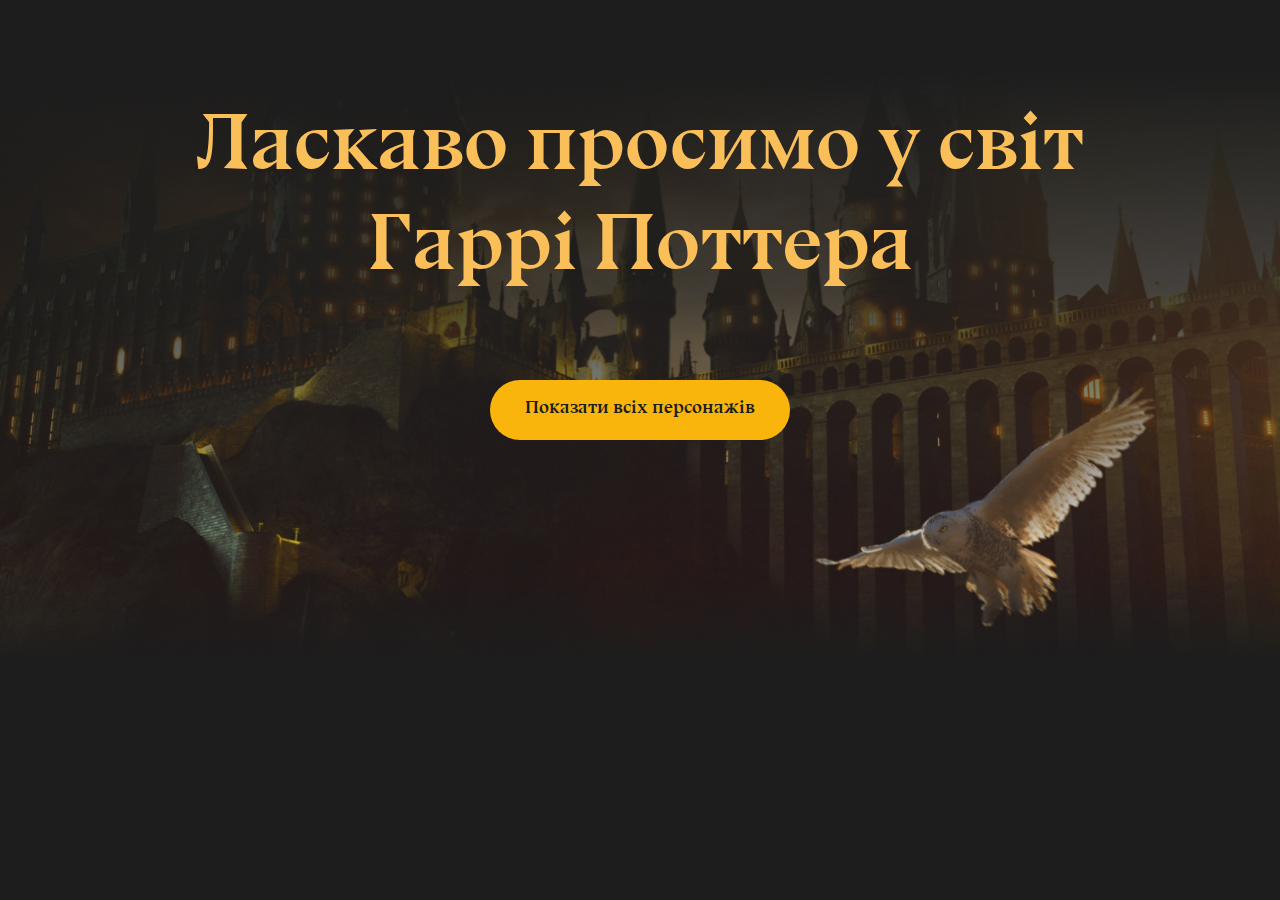
<file: index.html>
<!DOCTYPE html>
<html lang="en">

<head>
    <meta charset="UTF-8">
    <meta name="viewport" content="width=device-width, initial-scale=1.0">
    <link rel="stylesheet" href="css/style.css">
    <link rel="stylesheet" href="css/modal.css">
    <title>Document</title>

</head>


<body>



    <header class="mainHeader">
        <div class="mainPage">
            <div class="mainTitleContainer">
                <h1 class="mainTitle">Ласкаво просимо
                    у світ Гаррі Поттера</h1>
            </div>
            <div>
                <a href="#mainMenu" class="mainButton" id="mainBut">
                    Показати всіх персонажів
                </a>
            </div>
        </div>
    </header>


    <main id="mainMenu">
        <div class="mainCardContainer" id="mainList">
            <ul class="mainCardList">
                <li class="mainCard">
                    <img class="mainCardImg" src="/image/students.jpg" alt="">
                    <a class="mainCardButton" id="studentsHog" href="/index2.html">
                        Студенти Гоґвортсу
                    </a>
                </li>
                <li class="mainCard">
                    <img class="mainCardImg" src="/image/employees.jpg" alt="">
                    <a class="mainCardButton" href="/index3.html">
                        Співробітники Гоґвортсу
                    </a>
                </li>
                <li class="mainCard">
                    <img class="mainCardImg" src="/image/characters.jpg" alt="">
                    <a class="mainCardButton" href="/index4.html">
                        Персонажі в певному будинку
                    </a>
                </li>
            </ul>
        </div>

    </main>


    <script src="js/index.js"></script>


</body>

</html>
</file>
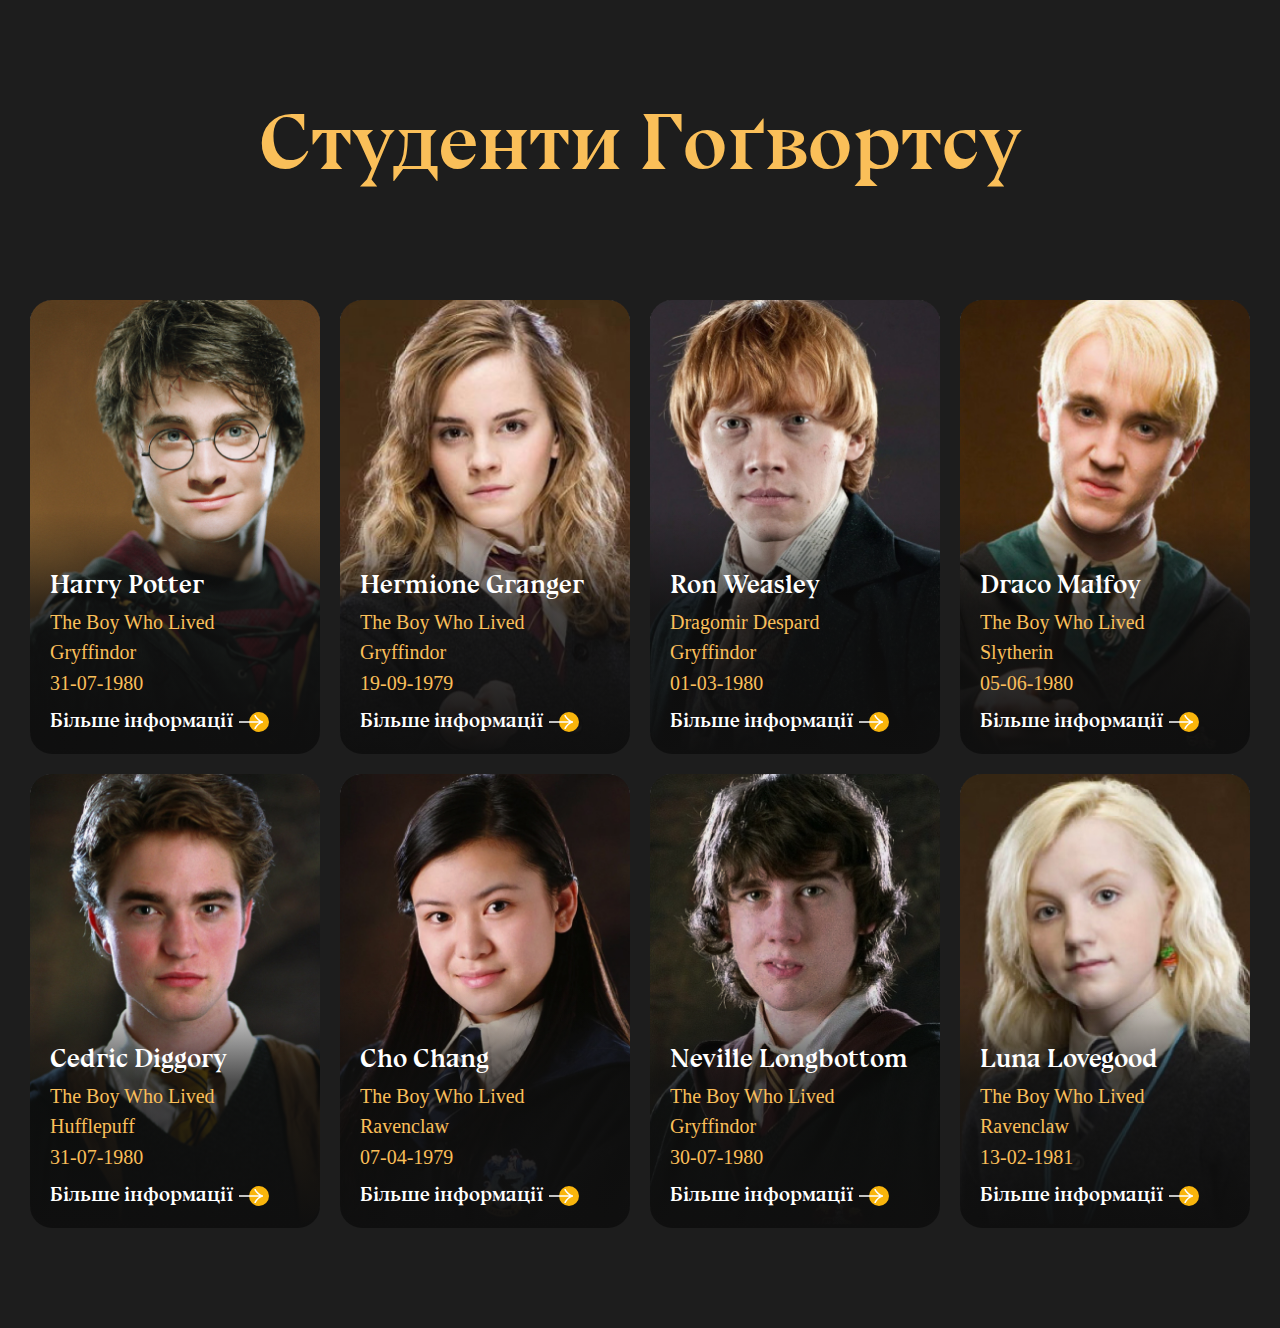
<file: index2.html>
<!DOCTYPE html>
<html lang="en">

<head>
    <meta charset="UTF-8">
    <meta name="viewport" content="width=device-width, initial-scale=1.0">
    <link rel="stylesheet" href="/css/style.css">
    <link rel="stylesheet" href="/css/modal.css">
    <title>Hogvard Students</title>
</head>

<body>

    <header>
        <a class="studentsHeader mainTitle" href="/index.html">
            Студенти Гоґвортсу
        </a>
    </header>

    <main class="mainSectionIndex2">

        <div class="studentListContainer">


            <ul class="studentsList">
                <li class="studentsList-card">

                    <img class="studentsImage" src="/image/GarriPotter.jpg" alt="">


                    <div class="studentsList-card_title">
                        <h2 class="studentsList-card_titleH">Harry Potter</h2>
                        <p class="studentsList-card_titleP">The Boy Who Lived</p>
                        <p class="studentsList-card_titleP">Gryffindor</p>
                        <p class="studentsList-card_titleP">31-07-1980</p>
                        <div class="studentsList-card_hoverInfo" id="infoGarri">
                            <p>Більше інформації</p>
                            <img src="/image/arrow.svg" alt="">
                            <div class="modal">
                                <ul class="infoGarri">

                                </ul>
                            </div>
                        </div>
                    </div>






                </li>
                <li class="studentsList-card">
                    <img class="studentsImage" src="/image/HermioneGranger.jpg" alt="">
                    <div class="studentsList-card_title">
                        <h2 class="studentsList-card_titleH">Hermione Granger</h2>
                        <p class="studentsList-card_titleP">The Boy Who Lived</p>
                        <p class="studentsList-card_titleP">Gryffindor</p>
                        <p class="studentsList-card_titleP">19-09-1979</p>
                        <div class="studentsList-card_hoverInfo">
                            <p>Більше інформації</p>
                            <img src="/image/arrow.svg" alt="">
                            <div class="modal" id="">
                                <ul class="infoHermione"></ul>
                            </div>
                        </div>
                    </div>


                </li>
                <li class="studentsList-card">
                    <img class="studentsImage" src="/image/RonWeasley.jpg" alt="">
                    <div class="studentsList-card_title">
                        <h2 class="studentsList-card_titleH">Ron Weasley</h2>
                        <p class="studentsList-card_titleP">Dragomir Despard</p>
                        <p class="studentsList-card_titleP">Gryffindor</p>
                        <p class="studentsList-card_titleP">01-03-1980</p>
                        <div class="studentsList-card_hoverInfo">
                            <p>Більше інформації</p>
                            <img src="/image/arrow.svg" alt="">
                            <div class="modal">
                                <ul class="infoRon">

                                </ul>
                            </div>
                        </div>
                    </div>
                </li>
                <li class="studentsList-card">
                    <img class="studentsImage" src="/image/DracoMalfoy.jpg" alt="">
                    <div class="studentsList-card_title">
                        <h2 class="studentsList-card_titleH">Draco Malfoy</h2>
                        <p class="studentsList-card_titleP">The Boy Who Lived</p>
                        <p class="studentsList-card_titleP">Slytherin</p>
                        <p class="studentsList-card_titleP">05-06-1980</p>
                        <div class="studentsList-card_hoverInfo">
                            <p>Більше інформації</p>
                            <img src="/image/arrow.svg" alt="">
                            <div class="modal">
                                <ul class="dracoInfo">

                                </ul>
                            </div>
                        </div>
                    </div>

                </li>
            </ul>


            <ul class="studentsList">
                <li class="studentsList-card">
                    <img class="studentsImage" src="/image/CedricDiggory.jpg" alt="">
                    <div class="studentsList-card_title">
                        <h2 class="studentsList-card_titleH">Cedric Diggory</h2>
                        <p class="studentsList-card_titleP">The Boy Who Lived</p>
                        <p class="studentsList-card_titleP">Hufflepuff</p>
                        <p class="studentsList-card_titleP">31-07-1980</p>
                        <div class="studentsList-card_hoverInfo">
                            <p>Більше інформації</p>
                            <img src="/image/arrow.svg" alt="">
                            <div class="modal">
                                <ul class="infoCedric">
                                </ul>
                            </div>
                        </div>
                    </div>
                </li>
                <li class="studentsList-card">
                    <img class="studentsImage" src="/image/ChoChang.jpg" alt="">
                    <div class="studentsList-card_title">
                        <h2 class="studentsList-card_titleH">Cho Chang</h2>
                        <p class="studentsList-card_titleP">The Boy Who Lived</p>
                        <p class="studentsList-card_titleP">Ravenclaw</p>
                        <p class="studentsList-card_titleP">07-04-1979</p>
                        <div class="studentsList-card_hoverInfo">
                            <p>Більше інформації</p>
                            <img src="/image/arrow.svg" alt="">
                            <div class="modal">
                                <ul class="infoChoChang"></ul>
                            </div>
                        </div>
                    </div>
                </li>
                <li class="studentsList-card">
                    <img class="studentsImage" src="/image/NevilleLongbottom.jpg" alt="">
                    <div class="studentsList-card_title">
                        <h2 class="studentsList-card_titleH">Neville Longbottom</h2>
                        <p class="studentsList-card_titleP">The Boy Who Lived</p>
                        <p class="studentsList-card_titleP">Gryffindor</p>
                        <p class="studentsList-card_titleP">30-07-1980</p>
                        <div class="studentsList-card_hoverInfo">
                            <p>Більше інформації</p>
                            <img src="/image/arrow.svg" alt="">
                            <div class="modal">
                                <ul class="infoNeville"></ul>
                            </div>
                        </div>
                    </div>
                </li>
                <li class="studentsList-card">
                    <img class="studentsImage" src="/image/LunaLovegood.jpg" alt="">
                    <div class="studentsList-card_title">
                        <h2 class="studentsList-card_titleH">Luna Lovegood</h2>
                        <p class="studentsList-card_titleP">The Boy Who Lived</p>
                        <p class="studentsList-card_titleP">Ravenclaw</p>
                        <p class="studentsList-card_titleP">13-02-1981</p>
                        <div class="studentsList-card_hoverInfo">
                            <p>Більше інформації</p>
                            <img src="/image/arrow.svg" alt="">
                            <div class="modal">
                                <ul class="infoLunaLovegood"></ul>
                            </div>
                        </div>
                    </div>
                </li>
            </ul>


        </div>

    </main>



    <script src="/js/GarriInfo.js"></script>
    <script src="/js/HermioneInfo.js"></script>
    <script src="/js/ronWeasley.js"></script>
    <script src="/js/dracoMalfoy.js"></script>
    <script src="/js/CedericDiggory.js"></script>
    <script src="/js/ChoChang.js"></script>
    <script src="/js/NevilleLongbottom.js"></script>
    <script src="/js/LunaLovegood.js"></script>
</body>

</html>
</file>
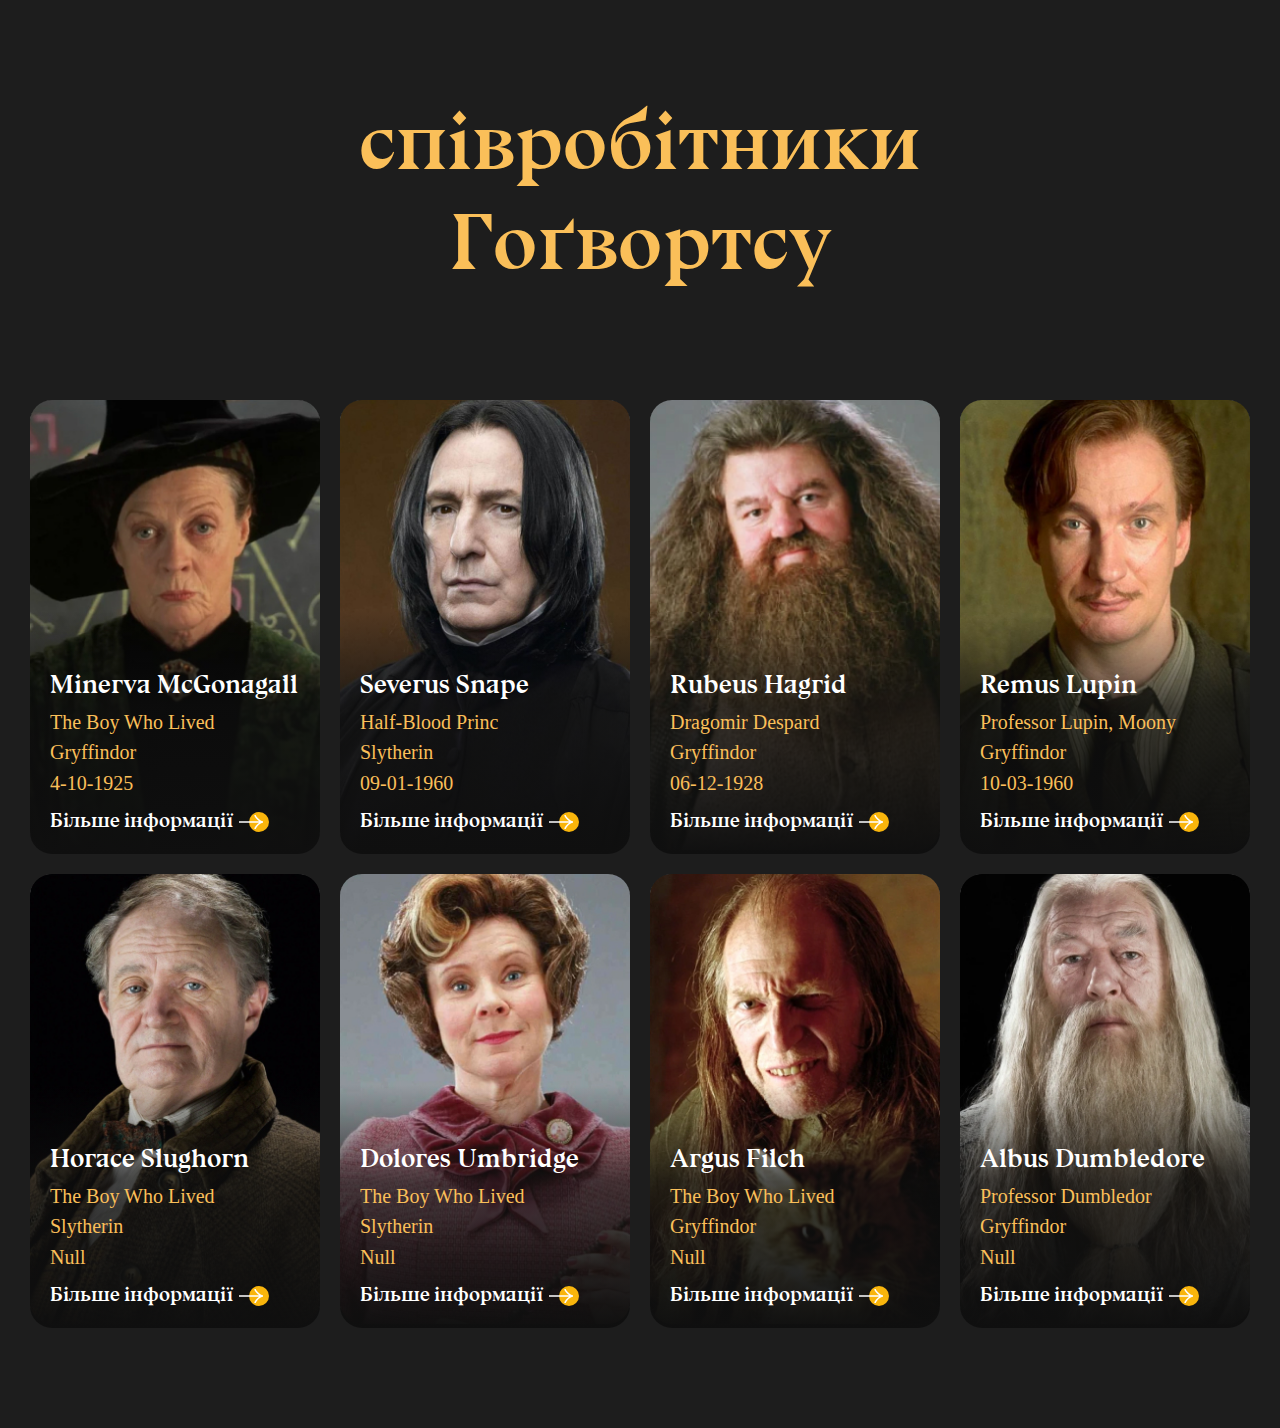
<file: index3.html>
<!DOCTYPE html>
<html lang="en">

<head>
    <meta charset="UTF-8">
    <meta name="viewport" content="width=device-width, initial-scale=1.0">
    <link rel="stylesheet" href="/css/style.css">
    <link rel="stylesheet" href="/css/modal.css">
    <title>Document</title>
</head>

<body>
    <header class="employeesHeader">
        <div class="employeesHogvards">
            <a href="/index.html" class="mainTitle">співробітники Гоґвортсу</a href="/index.html">
        </div>
    </header>
    <main class="mainSectionIndex2">
        <div class="studentListContainer">

            <ul class="studentsList">

                <li class="studentsList-card">

                    <img class="studentsImage" src="/image/MinervaMcGonagall.jpg" alt="">

                    <div class="studentsList-card_title">
                        <h2 class="studentsList-card_titleH">Minerva McGonagall</h2>
                        <p class="studentsList-card_titleP">The Boy Who Lived</p>
                        <p class="studentsList-card_titleP">Gryffindor</p>
                        <p class="studentsList-card_titleP">4-10-1925</p>

                        <div class="studentsList-card_hoverInfo" id="infoMinerva">
                            <p>Більше інформації</p>
                            <img src="/image/arrow.svg" alt="">

                            <div class="modal">
                                <ul class="infoMinerva">

                                </ul>
                            </div>

                        </div>

                    </div>

                </li>

                <li class="studentsList-card">
                    <img class="studentsImage" src="/image/SeverusSnape.jpg" alt="">
                    <div class="studentsList-card_title">
                        <h2 class="studentsList-card_titleH">Severus Snape</h2>
                        <p class="studentsList-card_titleP">Half-Blood Princ</p>
                        <p class="studentsList-card_titleP">Slytherin</p>
                        <p class="studentsList-card_titleP">09-01-1960</p>
                        <div class="studentsList-card_hoverInfo" id="infoSeverus">
                            <p>Більше інформації</p>
                            <img src="/image/arrow.svg" alt="">
                            <div class="modal">
                                <ul class="infoSeverus">

                                </ul>
                            </div>
                        </div>
                    </div>
                </li>

                <li class="studentsList-card">
                    <img class="studentsImage" src="/image/RubeusHagrid.jpg" alt="">
                    <div class="studentsList-card_title">
                        <h2 class="studentsList-card_titleH">Rubeus Hagrid</h2>
                        <p class="studentsList-card_titleP">Dragomir Despard</p>
                        <p class="studentsList-card_titleP">Gryffindor</p>
                        <p class="studentsList-card_titleP">06-12-1928</p>
                        <div class="studentsList-card_hoverInfo" id="infoRubeus">
                            <p>Більше інформації</p>
                            <img src="/image/arrow.svg" alt="">
                            <div class="modal">
                                <ul class="infoRubeus">

                                </ul>
                            </div>
                        </div>
                    </div>
                </li>

                <li class="studentsList-card">
                    <img class="studentsImage" src="/image/RemusLupin.jpg" alt="">
                    <div class="studentsList-card_title">
                        <h2 class="studentsList-card_titleH">Remus Lupin</h2>
                        <p class="studentsList-card_titleP">Professor Lupin, Moony</p>
                        <p class="studentsList-card_titleP">Gryffindor</p>
                        <p class="studentsList-card_titleP">10-03-1960</p>
                        <div class="studentsList-card_hoverInfo" id="infoRemus">
                            <p>Більше інформації</p>
                            <img src="/image/arrow.svg" alt="">
                            <div class="modal">
                                <ul class="infoRemus">

                                </ul>
                            </div>
                        </div>
                    </div>
                </li>

            </ul>
            <ul class="studentsList">

                <li class="studentsList-card">
                    <img class="studentsImage" src="/image/HoraceSlughom.jpg" alt="">
                    <div class="studentsList-card_title">
                        <h2 class="studentsList-card_titleH">Horace Slughorn</h2>
                        <p class="studentsList-card_titleP">The Boy Who Lived</p>
                        <p class="studentsList-card_titleP">Slytherin</p>
                        <p class="studentsList-card_titleP">Null</p>
                        <div class="studentsList-card_hoverInfo" id="infoHorace">
                            <p>Більше інформації</p>
                            <img src="/image/arrow.svg" alt="">
                            <div class="modal">
                                <ul class="infoHorace">

                                </ul>
                            </div>
                        </div>
                    </div>
                </li>

                <li class="studentsList-card">
                    <img class="studentsImage" src="/image/DoloresUmbridge.jpg" alt="">
                    <div class="studentsList-card_title">
                        <h2 class="studentsList-card_titleH">Dolores Umbridge</h2>
                        <p class="studentsList-card_titleP">The Boy Who Lived</p>
                        <p class="studentsList-card_titleP">Slytherin</p>
                        <p class="studentsList-card_titleP">Null</p>
                        <div class="studentsList-card_hoverInfo" id="infoDolores">
                            <p>Більше інформації</p>
                            <img src="/image/arrow.svg" alt="">
                            <div class="modal">
                                <ul class="infoDolores">

                                </ul>
                            </div>
                        </div>
                    </div>
                </li>

                <li class="studentsList-card">
                    <img class="studentsImage" src="/image/ArgusFilch.jpg" alt="">
                    <div class="studentsList-card_title">
                        <h2 class="studentsList-card_titleH">Argus Filch</h2>
                        <p class="studentsList-card_titleP">The Boy Who Lived</p>
                        <p class="studentsList-card_titleP">Gryffindor</p>
                        <p class="studentsList-card_titleP">Null</p>
                        <div class="studentsList-card_hoverInfo" id="infoArgus">
                            <p>Більше інформації</p>
                            <img src="/image/arrow.svg" alt="">
                            <div class="modal">
                                <ul class="infoArgus">

                                </ul>
                            </div>
                        </div>
                    </div>
                </li>

                <li class="studentsList-card">
                    <img class="studentsImage" src="/image/AlbusDumbledore.jpg" alt="">
                    <div class="studentsList-card_title">
                        <h2 class="studentsList-card_titleH">Albus Dumbledore</h2>
                        <p class="studentsList-card_titleP">Professor Dumbledor</p>
                        <p class="studentsList-card_titleP">Gryffindor</p>
                        <p class="studentsList-card_titleP">Null</p>
                        <div class="studentsList-card_hoverInfo" id="infoAlbus">
                            <p>Більше інформації</p>
                            <img src="/image/arrow.svg" alt="">
                            <div class="modal">
                                <ul class="infoAlbus">

                                </ul>
                            </div>
                        </div>
                    </div>
                </li>

            </ul>
        </div>
    </main>



    <script src="/js/MinervaMcGonagall.js"></script>
    <script src="/js/SeverusSnape.js"></script>
    <script src="/js/RubeusHagrid.js"></script>
    <script src="/js/RemusLupin.js"></script>
    <script src="/js/HoraceSlughorn.js"></script>
    <script src="/js/AlbusDumbledor.js"></script>
    <script src="/js/ArgusFilch.js"></script>
    <script src="/js/DoloresUmbridge.js"></script>
</body>

</html>
</file>
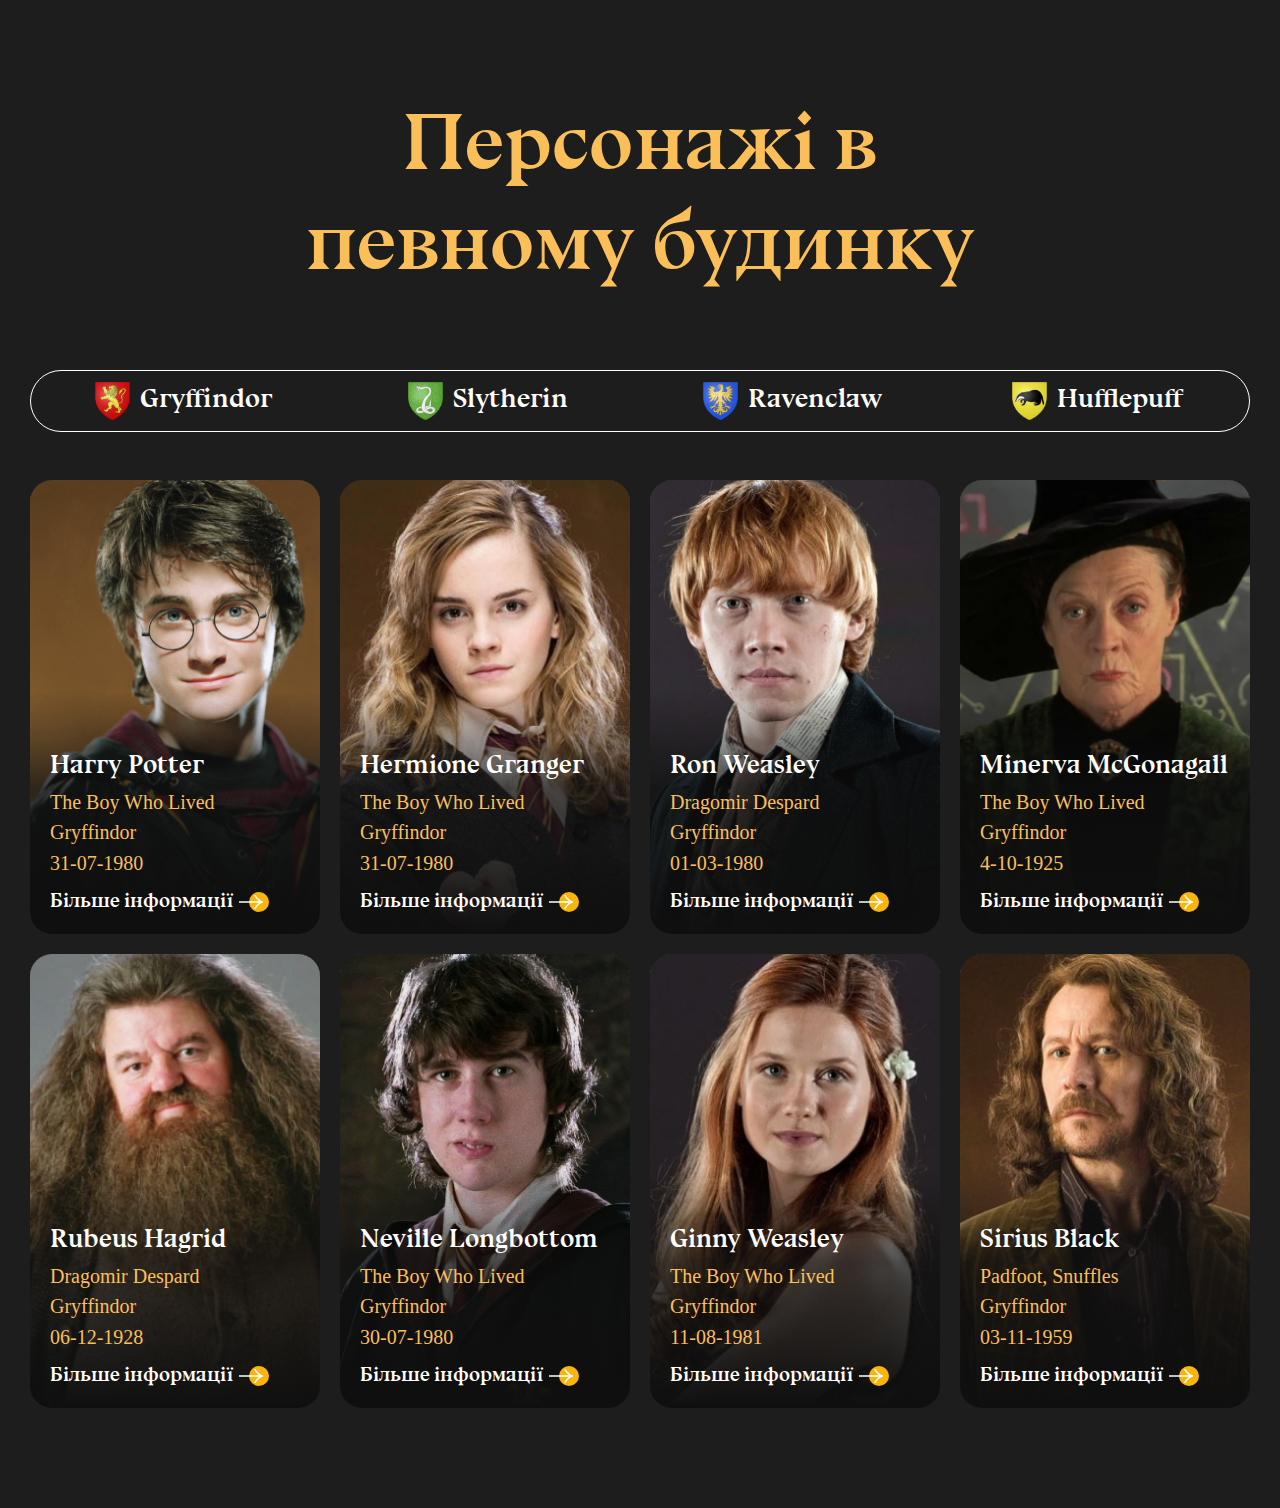
<file: index4.html>
<!DOCTYPE html>
<html lang="en">

<head>
    <meta charset="UTF-8">
    <meta name="viewport" content="width=device-width, initial-scale=1.0">
    <link rel="stylesheet" href="/css/style.css">
    <link rel="stylesheet" href="/css/modal.css">
    <title>Document</title>
</head>

<body>
    <header class="charactersHeader">
        <div class="container">
            <div class="charactersHogvardsTitle">
                <a href="/index.html" class="mainTitle">Персонажі в певному будинку</a href="/index.html">
            </div>

            <nav class="charactersHeaderNav">
                <ul class="charactersList">
                    <li class="charactersHome">
                        <img src="/image/Griffindor.svg" alt="">
                        <h2>Gryffindor</h2>
                    </li>
                    <li class="charactersHome">
                        <img src="/image/Slytherin.svg" alt="">
                        <h2>Slytherin</h2>
                    </li>
                    <li class="charactersHome">
                        <img src="/image/Ravenclaw.svg" alt="">
                        <h2>Ravenclaw</h2>
                    </li>
                    <li class="charactersHome">
                        <img src="/image/Hufflepuff.svg" alt="">
                        <h2>Hufflepuff</h2>
                    </li>
                </ul>
            </nav>
        </div>
    </header>


    <main class="mainSectionIndex4">
        <div class="container">
            <div class="studentListContainer">

                <ul class="studentsList">

                    <li class="studentsList-card">
                        <img class="studentsImage" src="/image/GarriPotter.jpg" alt="">
                        <div class="studentsList-card_title">
                            <h2 class="studentsList-card_titleH">Harry Potter</h2>
                            <p class="studentsList-card_titleP">The Boy Who Lived</p>
                            <p class="studentsList-card_titleP">Gryffindor</p>
                            <p class="studentsList-card_titleP">31-07-1980</p>
                            <div class="studentsList-card_hoverInfo" id="infoGarri">
                                <p>Більше інформації</p>
                                <img src="/image/arrow.svg" alt="">
                                <div class="modal">
                                    <ul class="infoGarri">

                                    </ul>
                                </div>
                            </div>
                        </div>

                    </li>

                    <li class="studentsList-card">
                        <img class="studentsImage" src="/image/HermioneGranger.jpg" alt="">
                        <div class="studentsList-card_title">
                            <h2 class="studentsList-card_titleH">Hermione Granger</h2>
                            <p class="studentsList-card_titleP">The Boy Who Lived</p>
                            <p class="studentsList-card_titleP">Gryffindor</p>
                            <p class="studentsList-card_titleP">31-07-1980</p>
                            <div class="studentsList-card_hoverInfo" id="infoHermione">
                                <p>Більше інформації</p>
                                <img src="/image/arrow.svg" alt="">
                                <div class="modal">
                                    <ul class="infoHermione">

                                    </ul>
                                </div>
                            </div>
                        </div>

                    </li>

                    <li class="studentsList-card">
                        <img class="studentsImage" src="/image/RonWeasley.jpg" alt="">
                        <div class="studentsList-card_title">
                            <h2 class="studentsList-card_titleH">Ron Weasley</h2>
                            <p class="studentsList-card_titleP">Dragomir Despard</p>
                            <p class="studentsList-card_titleP">Gryffindor</p>
                            <p class="studentsList-card_titleP">01-03-1980</p>
                            <div class="studentsList-card_hoverInfo" id="infoRon">
                                <p>Більше інформації</p>
                                <img src="/image/arrow.svg" alt="">
                                <div class="modal">
                                    <ul class="infoRon">

                                    </ul>
                                </div>
                            </div>
                        </div>

                    </li>

                    <li class="studentsList-card">
                        <img class="studentsImage" src="/image/MinervaMcGonagall.jpg" alt="">
                        <div class="studentsList-card_title">
                            <h2 class="studentsList-card_titleH">Minerva McGonagall</h2>
                            <p class="studentsList-card_titleP">The Boy Who Lived</p>
                            <p class="studentsList-card_titleP">Gryffindor</p>
                            <p class="studentsList-card_titleP">4-10-1925</p>
                            <div class="studentsList-card_hoverInfo" id="infoMinerva">
                                <p>Більше інформації</p>
                                <img src="/image/arrow.svg" alt="">
                                <div class="modal">
                                    <ul class="infoMinerva">

                                    </ul>
                                </div>
                            </div>
                        </div>

                    </li>

                </ul>
                <ul class="studentsList">

                    <li class="studentsList-card">
                        <img class="studentsImage" src="/image/RubeusHagrid.jpg" alt="">
                        <div class="studentsList-card_title">
                            <h2 class="studentsList-card_titleH">Rubeus Hagrid</h2>
                            <p class="studentsList-card_titleP">Dragomir Despard</p>
                            <p class="studentsList-card_titleP">Gryffindor</p>
                            <p class="studentsList-card_titleP">06-12-1928</p>
                            <div class="studentsList-card_hoverInfo" id="infoRubeus">
                                <p>Більше інформації</p>
                                <img src="/image/arrow.svg" alt="">
                                <div class="modal">
                                    <ul class="infoRubeus">

                                    </ul>
                                </div>
                            </div>
                        </div>
                    </li>

                    <li class="studentsList-card">
                        <img class="studentsImage" src="/image/NevilleLongbottom.jpg" alt="">
                        <div class="studentsList-card_title">
                            <h2 class="studentsList-card_titleH">Neville Longbottom</h2>
                            <p class="studentsList-card_titleP">The Boy Who Lived</p>
                            <p class="studentsList-card_titleP">Gryffindor</p>
                            <p class="studentsList-card_titleP">30-07-1980</p>
                            <div class="studentsList-card_hoverInfo" id="infoNeville">
                                <p>Більше інформації</p>
                                <img src="/image/arrow.svg" alt="">
                                <div class="modal">
                                    <ul class="infoNeville">

                                    </ul>
                                </div>
                            </div>
                        </div>
                    </li>

                    <li class="studentsList-card">
                        <img class="studentsImage" src="/image/GinnyWeasley.jpg" alt="">
                        <div class="studentsList-card_title">
                            <h2 class="studentsList-card_titleH">Ginny Weasley</h2>
                            <p class="studentsList-card_titleP">The Boy Who Lived</p>
                            <p class="studentsList-card_titleP">Gryffindor</p>
                            <p class="studentsList-card_titleP">11-08-1981</p>
                            <div class="studentsList-card_hoverInfo" id="infoGinny">
                                <p>Більше інформації</p>
                                <img src="/image/arrow.svg" alt="">
                                <div class="modal">
                                    <ul class="infoGinny">

                                    </ul>
                                </div>
                            </div>
                        </div>
                    </li>

                    <li class="studentsList-card">
                        <img class="studentsImage" src="/image/SiriusBlack.jpg" alt="">
                        <div class="studentsList-card_title">
                            <h2 class="studentsList-card_titleH">Sirius Black</h2>
                            <p class="studentsList-card_titleP">Padfoot, Snuffles</p>
                            <p class="studentsList-card_titleP">Gryffindor</p>
                            <p class="studentsList-card_titleP">03-11-1959</p>
                            <div class="studentsList-card_hoverInfo" id="infoSirius">
                                <p>Більше інформації</p>
                                <img src="/image/arrow.svg" alt="">
                                <div class="modal">
                                    <ul class="infoSirius">

                                    </ul>
                                </div>
                            </div>
                        </div>
                    </li>

                </ul>
            </div>
        </div>
    </main>

    <script src="/js/GarriInfo.js"></script>
    <script src="/js/HermioneInfo.js"></script>
    <script src="/js/ronWeasley.js"></script>
    <script src="/js/MinervaMcGonagall.js"></script>
    <script src="/js/RubeusHagrid.js"></script>
    <script src="/js/NevilleLongbottom.js"></script>
    <script src="/js/GinnyWeasley.js"></script>
    <script src="/js/SiriusBlack.js"></script>
</body>

</html>
</file>
<file: css/style.css>
/* Webfont: BluuNextCyrillic-Bold */
@font-face {
    font-family: 'BluuNextCyrillic';
    src: url('Bluu Next Cyrillic.eot');
    /* IE9 Compat Modes */
    src: url('/fonts/Bluu\ Next\ Cyrillic.woff') format('embedded-opentype'),
        /* IE6-IE8 */
        url('/fonts/Bluu\ Next\ Cyrillic.woff') format('woff'),
        /* Modern Browsers */
        url('/fonts/Bluu\ Next\ Cyrillic.woff') format('truetype');
    /* Safari, Android, iOS */
    font-style: normal;
    font-weight: 900;
    text-rendering: optimizeLegibility;
}

/* //// COLORS /////////// */
:root {
    --color-brand-Saffron-Mango: #FABF59;
    --color-brand-Beer: #F9B50C;
    --color-brand-code-gray: #1D1D1D;
    --color-brand-white: #ffffff;
}




/* ///////////  GLOBAL STYLES //////////////////////////////// */

html {
    scroll-behavior: smooth;
}

* {
    box-sizing: border-box;
}

body {
    /* height: 1330px; */
    position: relative;
    margin: 0;
    background-color: var(--color-brand-code-gray);

}

header {
    display: flex;
    justify-content: center;
}

ul {
    padding: 0;
    margin: 0;
    list-style: none;
}

h1,
h2,
h3,
p {
    margin: 0;
}

.container {
    width: auto;
    max-width: 1500px;
    margin: 0 auto;
    padding: 0;
}

span {
    color: var(--color-brand-Beer);
}

/* //////////////// START PAGE ////////////////////////////////////////// */
.mainHeader {
    padding-top: 100px;
    background-image: url("/image/startPageBackground.jpg");
    background-repeat: no-repeat;
    background-position: center, top;
    background-size: cover;
}

.mainPage {
    display: flex;
    flex-direction: column;
    align-items: center;
    gap: 80px;
    width: 100%;
    height: 650px;
    text-align: center;
}

.mainTitleContainer {
    width: 900px;
    height: 200px;
}

.mainTitle {
    display: flex;
    margin: 0;
    text-align: center;
    text-decoration: none;
    color: var(--color-brand-Saffron-Mango);
    font-size: 80px;
    line-height: 100px;
    font-family: BluuNextCyrillic;
    transition: transform 1.3s, text-shadow 1.3s;
}

.mainTitle:hover {
    transform: scale(1.03);
    background-color: transparent;
    color: rgb(42, 243, 42);
    text-shadow: 10px 5px 8px rgb(244, 70, 125);
}

.mainButton {
    display: flex;
    justify-content: center;
    align-items: center;
    width: 300px;
    height: 60px;
    cursor: pointer;
    border-radius: 100px;
    color: var(--color-brand-code-gray);
    text-decoration: none;
    font-size: 18px;
    line-height: 23.4px;
    font-family: BluuNextCyrillic;
    background-color: var(--color-brand-Beer);
    transition: transform 1.02s;
}

.mainButton:hover {
    box-shadow: 0px 7px 30px #ff0000;
    transform: scale(1.02);
}

.mainCardContainer {
    display: none;
    opacity: 0;
    padding-bottom: 100px;
    background-color: var(--color-brand-code-gray);
}

.mainCardList {
    margin: 0;
    padding: 0px;
    display: flex;
    justify-content: center;
    align-items: center;
    gap: 20px;

}

.mainCard {
    display: flex;
    flex-direction: column;
    justify-content: center;
    align-items: center;
    gap: 20px;
}

.mainCard:hover {
    border-radius: 18px;
    box-shadow: 0px -14px 22px rgb(31, 31, 248);
}

.mainCardImg {
    width: 400px;
    height: 400px;
    border-radius: 22px;
}


.mainCardButton {
    display: flex;
    justify-content: center;
    align-items: center;
    color: var(--color-brand-Beer);
    font-size: 18px;
    line-height: 23.4px;
    font-family: BluuNextCyrillic;
    width: 320px;
    height: 60px;
    border-radius: 100px;
    border: 1px solid var(--color-brand-Beer);
    text-decoration: none;
    background-color: var(--color-brand-code-gray);
    transition: transform 1.02s;
}

.mainCardButton:hover {
    transform: scale(1.03);
    box-shadow: 0px 7px 30px red;
}



/* ////////  STUDENTS - INDEX2.HTML  ///////////////// */



.studentsHeader {
    padding-top: 100px;
    text-decoration: none;
    transition: transform 1.03s;
}

.studentsHeader:hover {
    transform: scale(1.03);
    background-color: transparent;
    /* color: rgb(42, 243, 42);
    text-shadow: 1px 1px 2px rgb(244, 70, 125); */
    color: rgb(42, 243, 42);
    text-shadow: 10px 24px 8px rgb(244, 70, 125);
}

.mainSectionIndex2 {
    padding: 100px;
}

.studentListContainer {
    display: flex;
    flex-direction: column;
    gap: 20px;
}

.studentsList {
    padding: 0;
    margin: 0;
    display: flex;
    gap: 20px;
    justify-content: center;
}

.studentsList-card {
    position: relative;
}


.studentsImage {
    width: 290px;
    height: 450px;
    border-radius: 22px;

}

.studentsList-card_title {
    display: flex;
    gap: 8px;
    flex-direction: column;
    position: absolute;
    bottom: 0;
    padding: 100px 20px 0px 20px;
    width: 290px;
    color: var(--color-brand-white);
    background: linear-gradient(0.1deg,
            #0F0F0F -0.99%,
            rgba(15, 15, 15, 0.74) 51.85%,
            rgba(15, 15, 15, 0) 86.04%);

    border-radius: 22px;
}


.studentsList-card_titleH {
    font-family: BluuNextCyrillic;
    font-size: 26px;
}

.studentsList-card_titleP {
    font-size: 20px;
    Line-height: 22.4px;
    color: var(--color-brand-Saffron-Mango);
}



.studentsList-card_hoverInfo {
    padding: 8px 0px 20px;
    font-family: BluuNextCyrillic;
    font-size: 20px;
    display: flex;
    gap: 5px;
    cursor: pointer;
    border-radius: 20px;
    transition: transform 1s;

}


.studentsList-card_hoverInfo:hover .modal {
    visibility: visible;
    opacity: 1;
    transform: translateX(58%) translateY(-90%);
    transition: 0.6s;
}

.info {
    display: flex;
    flex-direction: column;
}

.infoText {

    border: 1px solid wheat;
    padding: 6px;
    display: flex;
    flex-direction: row;
    gap: 20px;
}

.infoText p {
    width: 175px;
    padding: 0px 12px;
}

.infoText span {}

.infoUl {
    padding: 10px;
}

















/* ////////////  EMPLOYEES HOGVARDS  ////////////////////////////////////////////////////////////////////// */

.employeesHeader {
    padding-top: 100px;
    display: flex;
    justify-content: center;
}

.employeesHogvards {
    width: 690px;
    height: 200px;
}

/* ////// CHARACTERS ///////////////////////////////////////////////////////////////////////////////////////////////// */

.charactersHeader {
    padding-top: 100px;
    display: flex;
    flex-direction: column;
    justify-content: center;
    align-items: center;
}

.charactersHogvardsTitle {
    width: 690px;
    height: 200px;
    margin: 0px auto 70px;
}


.mainSectionIndex4 {
    padding: 50px 100px 100px 100px;
}

.charactersHeaderNav {
    margin: 0;
    width: 1220px;
    height: 60px;

}



.charactersList {
    border-radius: 100px;
    border: 1px solid var(--color-brand-white);
    display: flex;
    flex-direction: row;
    padding: 0;
    margin: 0;

}

.charactersHome {
    font-family: BluuNextCyrillic;
    font-size: 18px;
    line-height: 23.4px;
    color: var(--color-brand-white);
    margin: 0;
    display: flex;
    justify-content: center;
    align-items: center;
    gap: 10px;
    background-color: transparent;
    border-radius: 100px;
    width: 315px;
    height: 60px;

}

.charactersHome:hover {
    color: var(--color-brand-code-gray);
    background-color: var(--color-brand-Beer);
}
</file>
<file: css/modal.css>
.modal {
    /* display: none; */
    color: var(--color-brand-white);
    width: 500px;
    height: 455px;
    overflow: hidden;
    background-color: var(--color-brand-code-gray);
    /* border: 2px solid rgb(247, 77, 77); */
    border: 1px solid wheat;
    border-radius: 22px;
    text-align: left;
    padding: 0;
    margin-bottom: 100px;
    position: absolute;
    z-index: 1;
    visibility: hidden;
    opacity: 0;
    transform: translateX(100%) translateY(-190%);
}
</file>
